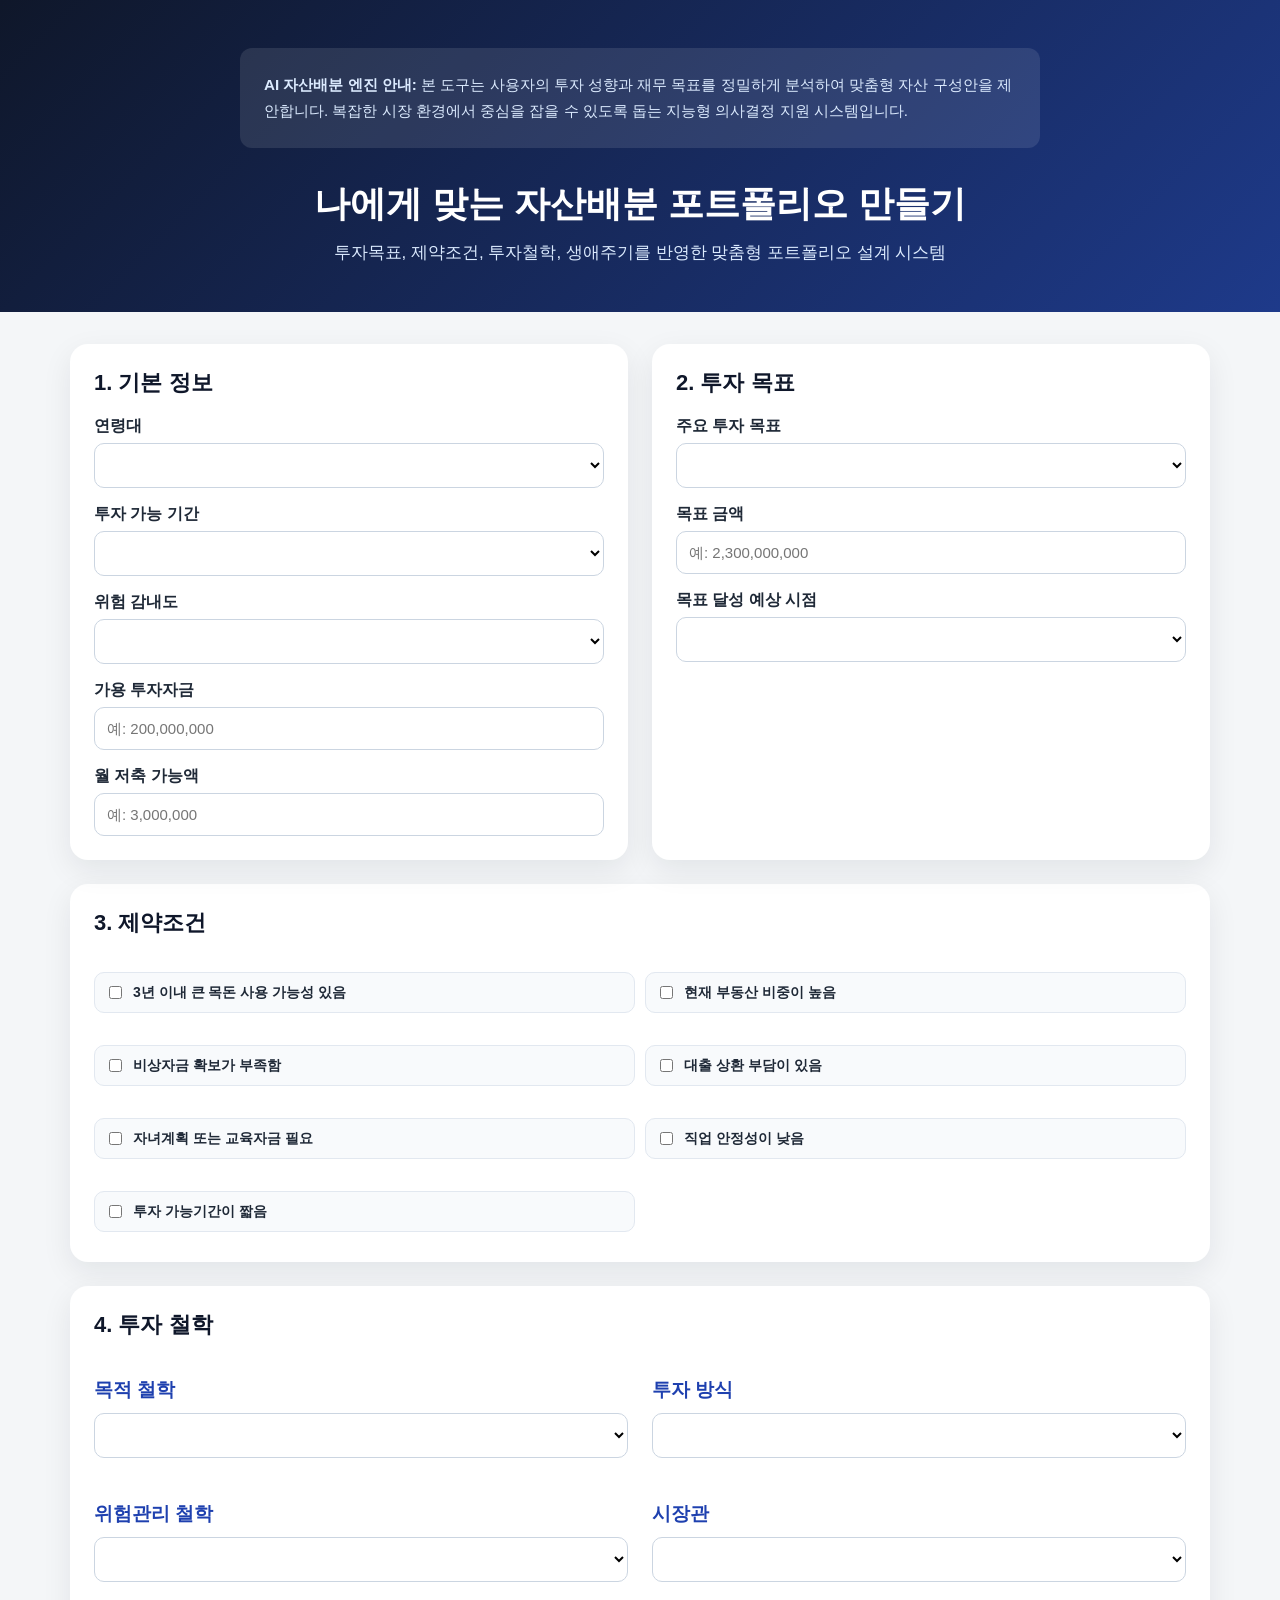
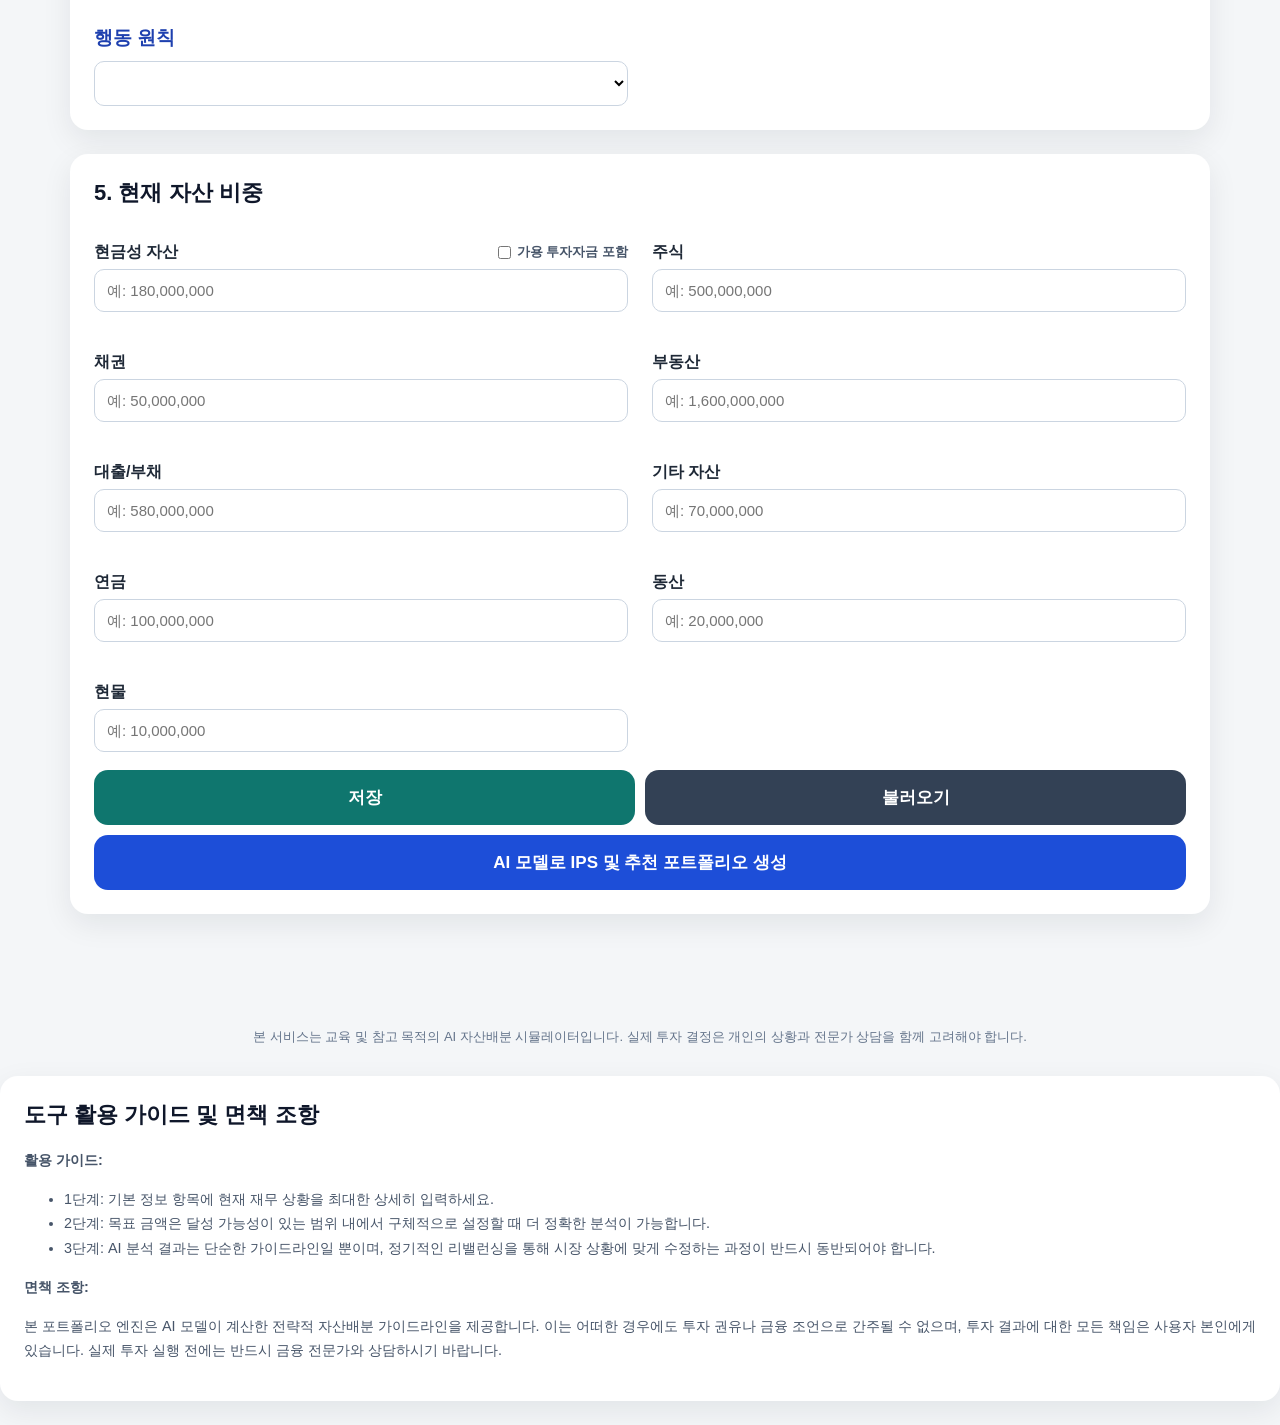
<file: portfolio-recom-ai/index.html>
<!DOCTYPE html>
<html lang="ko">
<head>
  <meta charset="UTF-8" />
  <meta name="viewport" content="width=device-width, initial-scale=1.0" />
  <title>나에게 맞는 자산배분 포트폴리오 만들기</title>
  <link rel="stylesheet" href="./style.css" />
  <script async src="https://pagead2.googlesyndication.com/pagead/js/adsbygoogle.js?client=ca-pub-1762837128941351"
     crossorigin="anonymous"></script>
<meta name="google-adsense-account" content="ca-pub-1762837128941351">
<!-- Google tag (gtag.js) -->
<script async src="https://www.googletagmanager.com/gtag/js?id=G-Q4JLM8CRCL"></script>
<script>
  window.dataLayer = window.dataLayer || [];
  function gtag(){dataLayer.push(arguments);}
  gtag('js', new Date());

  gtag('config', 'G-Q4JLM8CRCL');
</script>
<script type="text/javascript">
    (function(c,l,a,r,i,t,y){
        c[a]=c[a]||function(){(c[a].q=c[a].q||[]).push(arguments)};
        t=l.createElement(r);t.async=1;t.src="https://www.clarity.ms/tag/"+i;
        y=l.getElementsByTagName(r)[0];y.parentNode.insertBefore(t,y);
    })(window, document, "clarity", "script", "ww0ek1p9an");
</script>
</head>

  <header>
    <div style="max-width: 800px; margin: 0 auto 2rem; text-align: left; background: rgba(255,255,255,0.1); padding: 1.5rem; border-radius: 12px; font-size: 0.95rem; line-height: 1.7; color: #dbeafe;">
      <strong>AI 자산배분 엔진 안내:</strong> 본 도구는 사용자의 투자 성향과 재무 목표를 정밀하게 분석하여 맞춤형 자산 구성안을 제안합니다. 복잡한 시장 환경에서 중심을 잡을 수 있도록 돕는 지능형 의사결정 지원 시스템입니다.
    </div>
    <h1>나에게 맞는 자산배분 포트폴리오 만들기</h1>
    <p>투자목표, 제약조건, 투자철학, 생애주기를 반영한 맞춤형 포트폴리오 설계 시스템</p>
  </header>

  <main class="container">
    <div class="grid">
      <section class="card">
        <h2>1. 기본 정보</h2>

        <label>연령대</label>
        <select id="ageGroup">
          <option value="" selected></option>
          <option value="20">20대</option>
          <option value="30">30대</option>
          <option value="40">40대</option>
          <option value="50">50대</option>
          <option value="60">60대 이상</option>
        </select>

        <label>투자 가능 기간</label>
        <select id="horizon">
          <option value="" selected></option>
          <option value="short">3년 미만</option>
          <option value="medium">3년 이상 10년 미만</option>
          <option value="long">10년 이상</option>
        </select>

        <label>위험 감내도</label>
        <select id="risk">
          <option value="" selected></option>
          <option value="low">낮음 - 원금 안정성 우선</option>
          <option value="medium">보통 - 일정 변동성 감내</option>
          <option value="high">높음 - 장기 수익률 우선</option>
        </select>

        <label>가용 투자자금</label>
        <input id="investAmount" type="text" value="" class="money-input" placeholder="예: 200,000,000" />

        <label>월 저축 가능액</label>
        <input id="monthlySaving" type="text" value="" class="money-input" placeholder="예: 3,000,000" />
      </section>

      <section class="card">
        <h2>2. 투자 목표</h2>

        <label>주요 투자 목표</label>
        <select id="goal">
          <option value="" selected></option>
          <option value="house">주택 매수 / 상급지 이동</option>
          <option value="growth">장기 자산 증식</option>
          <option value="retirement">은퇴 준비</option>
          <option value="cashflow">현금흐름 확보</option>
          <option value="education">자녀 교육자금</option>
          <option value="preservation">자산 보존</option>
        </select>

        <label>목표 금액</label>
        <input id="targetAmount" type="text" value="" class="money-input" placeholder="예: 2,300,000,000" />

        <label>목표 달성 예상 시점</label>
        <select id="targetPeriod">
          <option value="" selected></option>
          <option value="1">1년 이내</option>
          <option value="3">3년 이내</option>
          <option value="5">5년 이내</option>
          <option value="10">10년 이상</option>
        </select>

      </section>
    </div>

    <section class="card">
      <h2>3. 제약조건</h2>

      <div class="checkbox-group">
        <label class="checkbox-item">
          <input type="checkbox" id="nearHousePurchase" />
          3년 이내 큰 목돈 사용 가능성 있음
        </label>

        <label class="checkbox-item">
          <input type="checkbox" id="highRealEstate" />
          현재 부동산 비중이 높음
        </label>

        <label class="checkbox-item">
          <input type="checkbox" id="needEmergency" />
          비상자금 확보가 부족함
        </label>

        <label class="checkbox-item">
          <input type="checkbox" id="loanBurden" />
          대출 상환 부담이 있음
        </label>

        <label class="checkbox-item">
          <input type="checkbox" id="childPlan" />
          자녀계획 또는 교육자금 필요
        </label>

        <label class="checkbox-item">
          <input type="checkbox" id="jobUnstable" />
          직업 안정성이 낮음
        </label>

        <label class="checkbox-item">
          <input type="checkbox" id="shortInvestmentPeriod" />
          투자 가능기간이 짧음
        </label>
      </div>
    </section>

    <section class="card">
      <h2>4. 투자 철학</h2>

      <div class="grid">
        <div>
          <h3>목적 철학</h3>
          <select id="purposePhilosophy">
            <option value="" selected></option>
            <option value="growth">돈을 불리고 싶어요</option>
            <option value="cashflow">매달 들어오는 수입이 중요해요</option>
            <option value="preservation">원금을 지키는 게 우선이에요</option>
            <option value="goal">정해둔 목표금액을 모으고 싶어요</option>
            <option value="inflation">물가가 올라도 돈의 가치를 지키고 싶어요</option>
          </select>
        </div>

        <div>
          <h3>투자 방식</h3>
          <select id="strategyPhilosophy">
            <option value="" selected></option>
            <option value="passive">시장 전체에 나눠서 투자할래요</option>
            <option value="active">좋아 보이는 종목을 직접 고를래요</option>
            <option value="value">싸게 평가된 회사를 살래요</option>
            <option value="growth">앞으로 크게 성장할 회사에 투자할래요</option>
            <option value="quant">정해진 기준과 숫자로 투자할래요</option>
            <option value="allocation">주식·채권·현금을 나눠서 투자할래요</option>
            <option value="macro">금리·환율·경기 흐름을 보고 조절할래요</option>
          </select>
        </div>

        <div>
          <h3>위험관리 철학</h3>
          <select id="riskPhilosophy">
            <option value="" selected></option>
            <option value="volatility">오르내림이 커도 버틸 수 있어요</option>
            <option value="loss">손실 가능성을 최대한 줄이고 싶어요</option>
            <option value="cash">언제든 쓸 현금을 충분히 두고 싶어요</option>
            <option value="diversification">한곳에 몰지 않고 넓게 나눌래요</option>
            <option value="leverage">대출이나 빚도 일부 활용할 수 있어요</option>
            <option value="noDebt">빚 없이 안정적으로 투자할래요</option>
          </select>
        </div>

        <div>
          <h3>시장관</h3>
          <select id="marketBelief">
            <option value="" selected></option>
            <option value="efficient">시장을 이기기보다 따라갈래요</option>
            <option value="cycle">경기 흐름에 맞춰 바꿀래요</option>
            <option value="timing">싸게 사고 비쌀 때 팔고 싶어요</option>
            <option value="longTerm">장기적으로 시장은 오른다고 봐요</option>
            <option value="crisis">하락장도 기회로 활용하고 싶어요</option>
          </select>
        </div>

        <div>
          <h3>행동 원칙</h3>
          <select id="behaviorRule">
            <option value="" selected></option>
            <option value="saving">매달 꾸준히 투자할래요</option>
            <option value="rebalance">정해진 비율로 주기적으로 맞출래요</option>
            <option value="hold">오래 들고 갈래요</option>
            <option value="concentrated">확신 있는 곳에 집중할래요</option>
            <option value="learning">공부하면서 조금씩 늘려갈래요</option>
            <option value="simple">복잡하지 않게 투자할래요</option>
          </select>
        </div>
      </div>
    </section>

    <section class="card">
      <h2>5. 현재 자산 비중</h2>

      <div class="grid">
        <div>
          <div class="money-label-row">
            <label for="cashAsset">현금성 자산</label>
            <label class="inline-checkbox">
              <input type="checkbox" id="cashIncludesInvestable" />
              가용 투자자금 포함
            </label>
          </div>
          <input id="cashAsset" type="text" value="" class="money-input" placeholder="예: 180,000,000" />
        </div>

        <div>
          <label>주식</label>
          <input id="stockAsset" type="text" value="" class="money-input" placeholder="예: 500,000,000" />
        </div>

        <div>
          <label>채권</label>
          <input id="bondAsset" type="text" value="" class="money-input" placeholder="예: 50,000,000" />
        </div>

        <div>
          <label>부동산</label>
          <input id="realEstateAsset" type="text" value="" class="money-input" placeholder="예: 1,600,000,000" />
        </div>

        <div>
          <label>대출/부채</label>
          <input id="debt" type="text" value="" class="money-input" placeholder="예: 580,000,000" />
        </div>

        <div>
          <label>기타 자산</label>
          <input id="otherAsset" type="text" value="" class="money-input" placeholder="예: 70,000,000" />
        </div>

        <div>
          <label>연금</label>
          <input id="pensionAsset" type="text" value="" class="money-input" placeholder="예: 100,000,000" />
        </div>

        <div>
          <label>동산</label>
          <input id="movableAsset" type="text" value="" class="money-input" placeholder="예: 20,000,000" />
        </div>

        <div>
          <label>현물</label>
          <input id="physicalAsset" type="text" value="" class="money-input" placeholder="예: 10,000,000" />
        </div>
      </div>

      <div class="input-storage-actions">
        <button id="saveInputsBtn" class="secondary-action-button" onclick="saveAssetInputs()">저장</button>
        <button id="loadInputsBtn" class="secondary-action-button load-action-button" onclick="loadAssetInputs()">불러오기</button>
      </div>
      <button id="generateBtn" onclick="generateIPS()">AI 모델로 IPS 및 추천 포트폴리오 생성</button>
    </section>

    <section class="card" id="resultSection" style="display:none;">
      <h2>6. 분석 결과</h2>

      <div class="result-box">
        <h3>투자자 프로필</h3>
        <div id="profileBadges"></div>
      </div>

      <div class="result-box">
        <h3>현재 자산 진단</h3>
        <div id="assetDiagnosis"></div>
      </div>

      <div class="result-box">
        <h3>추천 전략적 자산배분</h3>
        <div id="allocationResult"></div>
      </div>

      <div class="result-box">
        <h3>이상적 자산배분</h3>
        <div id="idealAllocationResult"></div>
      </div>

      <div class="result-box">
        <h3>AI 모델 분석 의견</h3>
        <div id="aiModelResult"></div>
      </div>

      <div class="result-box">
        <h3>추천 사유</h3>
        <div id="recommendReason"></div>
      </div>

      <div class="result-box">
        <h3>리밸런싱 기준</h3>
        <table class="summary-table">
          <tr>
            <th>항목</th>
            <th>기준</th>
          </tr>
          <tr>
            <td>정기 리밸런싱</td>
            <td>분기 1회 또는 반기 1회</td>
          </tr>
          <tr>
            <td>허용 밴드</td>
            <td>목표 비중 대비 ±5%p 이탈 시 점검</td>
          </tr>
          <tr>
            <td>현금성 자산</td>
            <td>단기 목표자금과 비상자금은 위험자산 투자 대상에서 제외</td>
          </tr>
          <tr>
            <td>시장 급락 시</td>
            <td>사전에 정한 룰에 따라 분할 매수, 감정적 매도 금지</td>
          </tr>
        </table>
      </div>

      <div class="result-box">
        <h3>IPS 요약 보고서</h3>
        <div id="ipsReport" class="ips-report"></div>
      </div>
    </section>
  </main>

  <footer>
    본 서비스는 교육 및 참고 목적의 AI 자산배분 시뮬레이터입니다. 실제 투자 결정은 개인의 상황과 전문가 상담을 함께 고려해야 합니다.
  </footer>

  <script src="./main.js"></script>
</body>
</html>

<section class="card">
  <h2>도구 활용 가이드 및 면책 조항</h2>
  <div class="content-block" style="font-size: 0.9rem; color: #475569; line-height: 1.7;">
    <p><strong>활용 가이드:</strong></p>
    <ul>
      <li>1단계: 기본 정보 항목에 현재 재무 상황을 최대한 상세히 입력하세요.</li>
      <li>2단계: 목표 금액은 달성 가능성이 있는 범위 내에서 구체적으로 설정할 때 더 정확한 분석이 가능합니다.</li>
      <li>3단계: AI 분석 결과는 단순한 가이드라인일 뿐이며, 정기적인 리밸런싱을 통해 시장 상황에 맞게 수정하는 과정이 반드시 동반되어야 합니다.</li>
    </ul>
    <p><strong>면책 조항:</strong></p>
    <p>본 포트폴리오 엔진은 AI 모델이 계산한 전략적 자산배분 가이드라인을 제공합니다. 이는 어떠한 경우에도 투자 권유나 금융 조언으로 간주될 수 없으며, 투자 결과에 대한 모든 책임은 사용자 본인에게 있습니다. 실제 투자 실행 전에는 반드시 금융 전문가와 상담하시기 바랍니다.</p>
  </div>
</section>
</file>
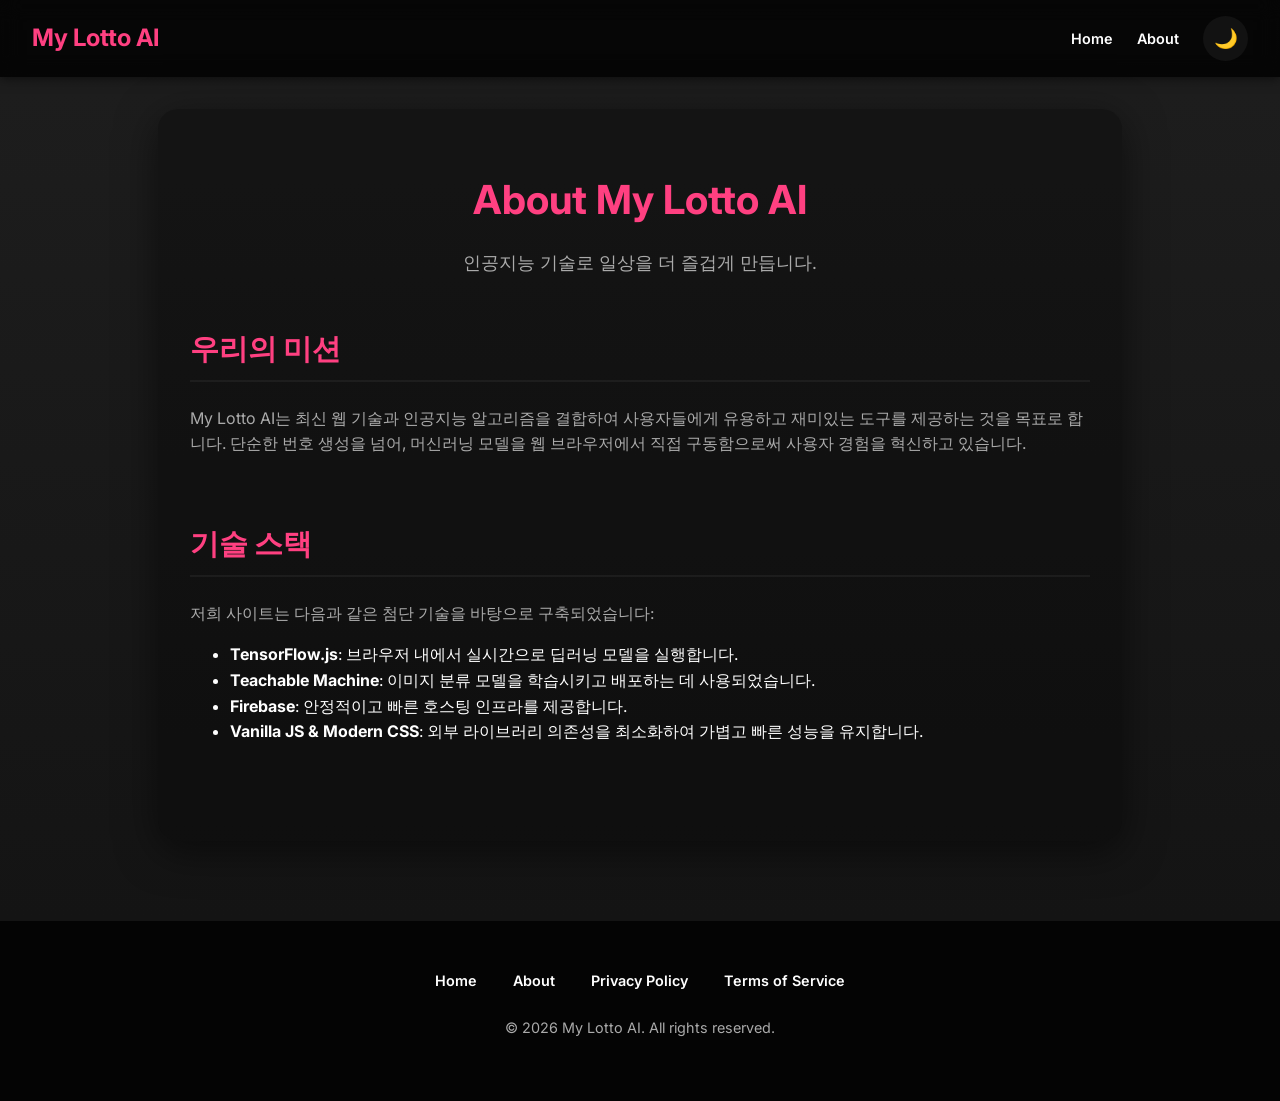
<file: about.html>
<!doctype html>
<html lang="ko">
<head>
  <meta charset="UTF-8" />
  <meta name="viewport" content="width=device-width, initial-scale=1.0" />
  <title>About Us - My Lotto AI</title>
  <link href='/style.css' rel='stylesheet'>
<script async src="https://pagead2.googlesyndication.com/pagead/js/adsbygoogle.js?client=ca-pub-1762837128941351" crossorigin="anonymous"></script>
<meta name="google-adsense-account" content="ca-pub-1762837128941351">
<!-- Google tag (gtag.js) -->
<script async src="https://www.googletagmanager.com/gtag/js?id=G-Q4JLM8CRCL"></script>
<script>
  window.dataLayer = window.dataLayer || [];
  function gtag(){dataLayer.push(arguments);}
  gtag('js', new Date());

  gtag('config', 'G-Q4JLM8CRCL');
</script>
<script type="text/javascript">
    (function(c,l,a,r,i,t,y){
        c[a]=c[a]||function(){(c[a].q=c[a].q||[]).push(arguments)};
        t=l.createElement(r);t.async=1;t.src="https://www.clarity.ms/tag/"+i;
        y=l.getElementsByTagName(r)[0];y.parentNode.insertBefore(t,y);
    })(window, document, "clarity", "script", "ww0ek1p9an");
</script>
</head>
<body>
  <nav class="navbar">
    <a href="/" class="nav-brand">My Lotto AI</a>
    <div class="nav-links">
      <a href="/">Home</a>
      <a href="/about.html">About</a>
      <button id="theme-toggle" aria-label="Toggle dark/light mode">
        <span class="icon">🌙</span>
      </button>
    </div>
  </nav>

  <div class="app-container">
    <header>
      <h1>About My Lotto AI</h1>
      <p class="tagline">인공지능 기술로 일상을 더 즐겁게 만듭니다.</p>
    </header>

    <main>
      <section>
        <h2>우리의 미션</h2>
        <div class="content-block">
          <p>My Lotto AI는 최신 웹 기술과 인공지능 알고리즘을 결합하여 사용자들에게 유용하고 재미있는 도구를 제공하는 것을 목표로 합니다. 단순한 번호 생성을 넘어, 머신러닝 모델을 웹 브라우저에서 직접 구동함으로써 사용자 경험을 혁신하고 있습니다.</p>
        </div>
      </section>

      <section>
        <h2>기술 스택</h2>
        <div class="content-block">
          <p>저희 사이트는 다음과 같은 첨단 기술을 바탕으로 구축되었습니다:</p>
          <ul>
            <li><strong>TensorFlow.js</strong>: 브라우저 내에서 실시간으로 딥러닝 모델을 실행합니다.</li>
            <li><strong>Teachable Machine</strong>: 이미지 분류 모델을 학습시키고 배포하는 데 사용되었습니다.</li>
            <li><strong>Firebase</strong>: 안정적이고 빠른 호스팅 인프라를 제공합니다.</li>
            <li><strong>Vanilla JS & Modern CSS</strong>: 외부 라이브러리 의존성을 최소화하여 가볍고 빠른 성능을 유지합니다.</li>
          </ul>
        </div>
      </section>
    </main>
  </div>

  <footer>
    <div class="footer-links">
      <a href="/">Home</a>
      <a href="/about.html">About</a>
      <a href="/privacy.html">Privacy Policy</a>
      <a href="/terms.html">Terms of Service</a>
    </div>
    <p>&copy; 2026 My Lotto AI. All rights reserved.</p>
  </footer>

  <script defer type="text/javascript" src="/main.js"></script>
</body>
</html>
</file>
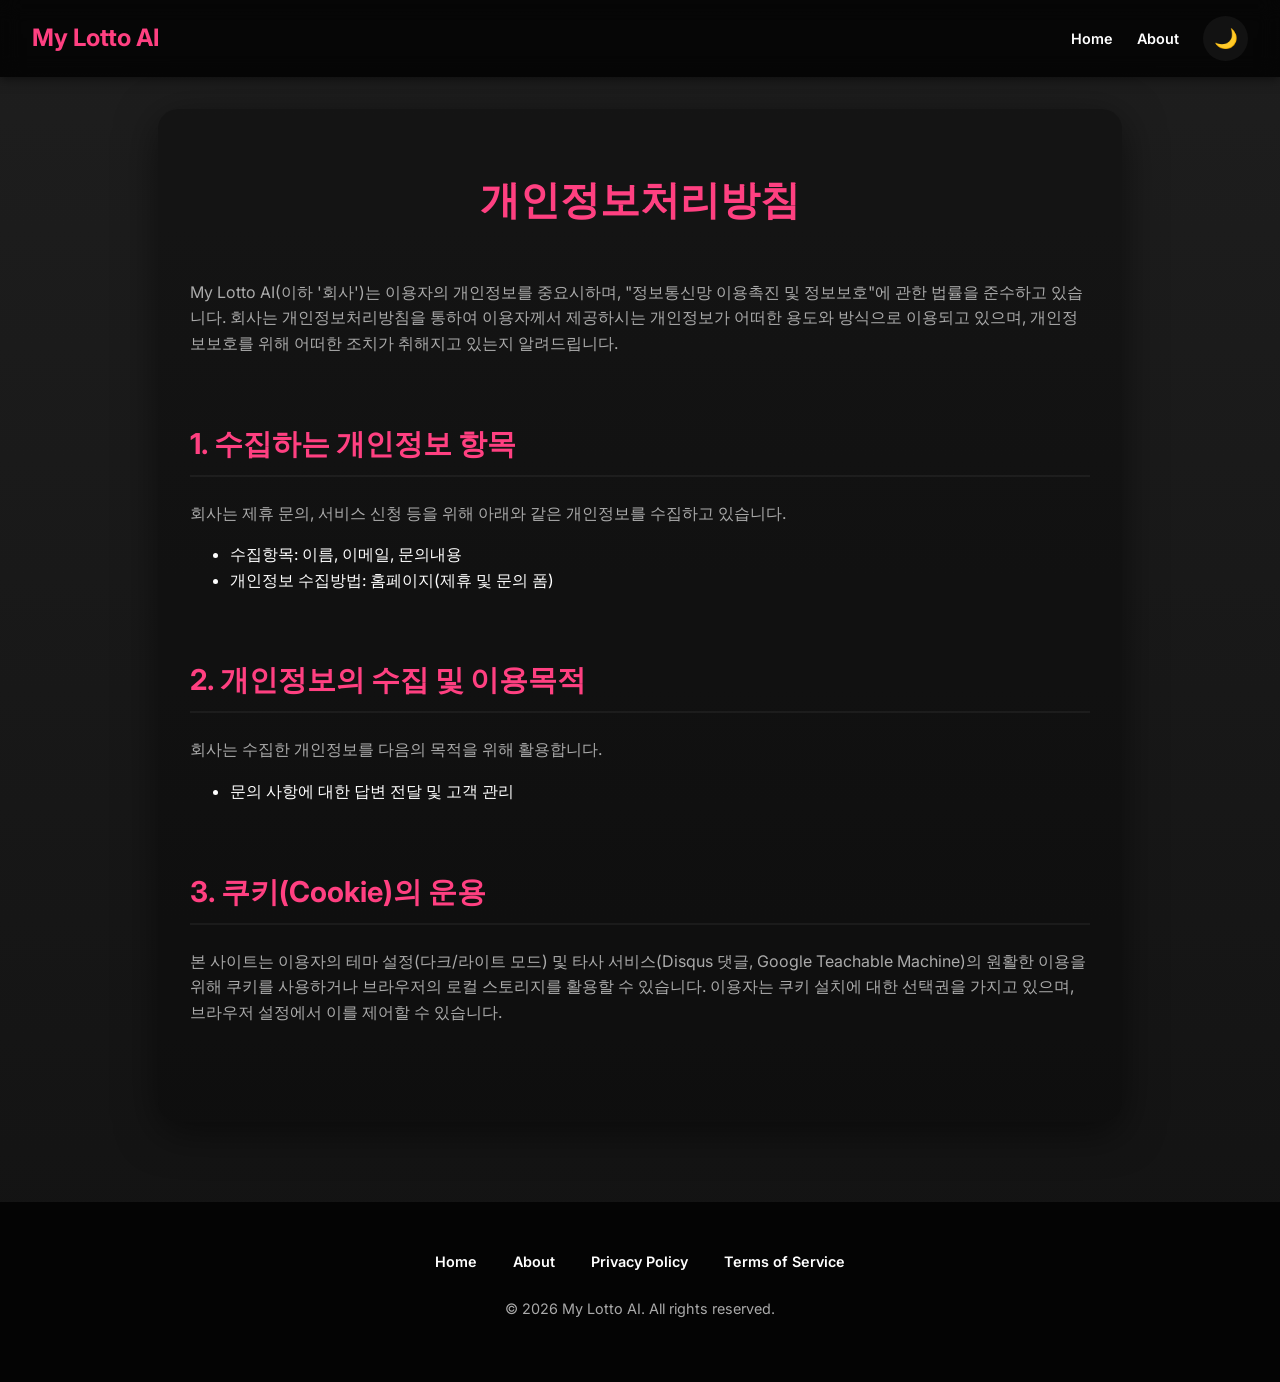
<file: privacy.html>
<!doctype html>
<html lang="ko">
<head>
  <meta charset="UTF-8" />
  <meta name="viewport" content="width=device-width, initial-scale=1.0" />
  <title>Privacy Policy - My Lotto AI</title>
  <link href='/style.css' rel='stylesheet'>
<script async src="https://pagead2.googlesyndication.com/pagead/js/adsbygoogle.js?client=ca-pub-1762837128941351" crossorigin="anonymous"></script>
<meta name="google-adsense-account" content="ca-pub-1762837128941351">
<!-- Google tag (gtag.js) -->
<script async src="https://www.googletagmanager.com/gtag/js?id=G-Q4JLM8CRCL"></script>
<script>
  window.dataLayer = window.dataLayer || [];
  function gtag(){dataLayer.push(arguments);}
  gtag('js', new Date());

  gtag('config', 'G-Q4JLM8CRCL');
</script>
<script type="text/javascript">
    (function(c,l,a,r,i,t,y){
        c[a]=c[a]||function(){(c[a].q=c[a].q||[]).push(arguments)};
        t=l.createElement(r);t.async=1;t.src="https://www.clarity.ms/tag/"+i;
        y=l.getElementsByTagName(r)[0];y.parentNode.insertBefore(t,y);
    })(window, document, "clarity", "script", "ww0ek1p9an");
</script>
</head>
<body>
  <nav class="navbar">
    <a href="/" class="nav-brand">My Lotto AI</a>
    <div class="nav-links">
      <a href="/">Home</a>
      <a href="/about.html">About</a>
      <button id="theme-toggle" aria-label="Toggle dark/light mode">
        <span class="icon">🌙</span>
      </button>
    </div>
  </nav>

  <div class="app-container">
    <header>
      <h1>개인정보처리방침</h1>
    </header>

    <main>
      <section>
        <div class="content-block">
          <p>My Lotto AI(이하 '회사')는 이용자의 개인정보를 중요시하며, "정보통신망 이용촉진 및 정보보호"에 관한 법률을 준수하고 있습니다. 회사는 개인정보처리방침을 통하여 이용자께서 제공하시는 개인정보가 어떠한 용도와 방식으로 이용되고 있으며, 개인정보보호를 위해 어떠한 조치가 취해지고 있는지 알려드립니다.</p>
        </div>
      </section>

      <section>
        <h2>1. 수집하는 개인정보 항목</h2>
        <div class="content-block">
          <p>회사는 제휴 문의, 서비스 신청 등을 위해 아래와 같은 개인정보를 수집하고 있습니다.</p>
          <ul>
            <li>수집항목: 이름, 이메일, 문의내용</li>
            <li>개인정보 수집방법: 홈페이지(제휴 및 문의 폼)</li>
          </ul>
        </div>
      </section>

      <section>
        <h2>2. 개인정보의 수집 및 이용목적</h2>
        <div class="content-block">
          <p>회사는 수집한 개인정보를 다음의 목적을 위해 활용합니다.</p>
          <ul>
            <li>문의 사항에 대한 답변 전달 및 고객 관리</li>
          </ul>
        </div>
      </section>

      <section>
        <h2>3. 쿠키(Cookie)의 운용</h2>
        <div class="content-block">
          <p>본 사이트는 이용자의 테마 설정(다크/라이트 모드) 및 타사 서비스(Disqus 댓글, Google Teachable Machine)의 원활한 이용을 위해 쿠키를 사용하거나 브라우저의 로컬 스토리지를 활용할 수 있습니다. 이용자는 쿠키 설치에 대한 선택권을 가지고 있으며, 브라우저 설정에서 이를 제어할 수 있습니다.</p>
        </div>
      </section>
    </main>
  </div>

  <footer>
    <div class="footer-links">
      <a href="/">Home</a>
      <a href="/about.html">About</a>
      <a href="/privacy.html">Privacy Policy</a>
      <a href="/terms.html">Terms of Service</a>
    </div>
    <p>&copy; 2026 My Lotto AI. All rights reserved.</p>
  </footer>

  <script defer type="text/javascript" src="/main.js"></script>
</body>
</html>
</file>
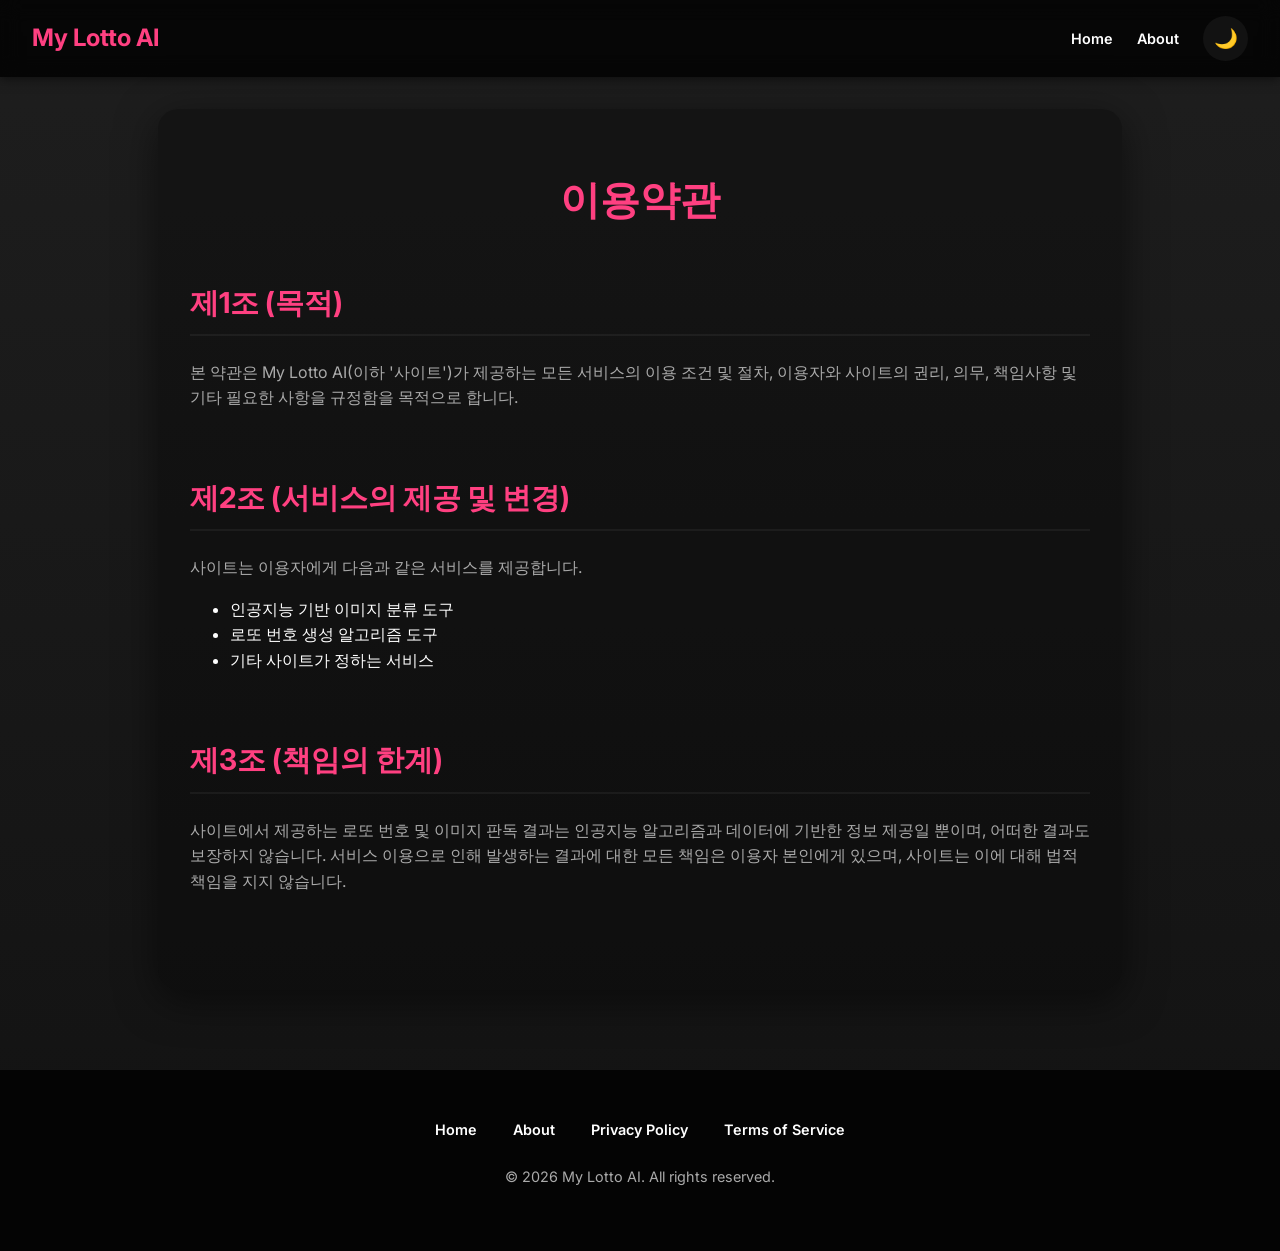
<file: terms.html>
<!doctype html>
<html lang="ko">
<head>
  <meta charset="UTF-8" />
  <meta name="viewport" content="width=device-width, initial-scale=1.0" />
  <title>Terms of Service - My Lotto AI</title>
  <link href='/style.css' rel='stylesheet'>
<script async src="https://pagead2.googlesyndication.com/pagead/js/adsbygoogle.js?client=ca-pub-1762837128941351" crossorigin="anonymous"></script>
<meta name="google-adsense-account" content="ca-pub-1762837128941351">
<!-- Google tag (gtag.js) -->
<script async src="https://www.googletagmanager.com/gtag/js?id=G-Q4JLM8CRCL"></script>
<script>
  window.dataLayer = window.dataLayer || [];
  function gtag(){dataLayer.push(arguments);}
  gtag('js', new Date());

  gtag('config', 'G-Q4JLM8CRCL');
</script>
<script type="text/javascript">
    (function(c,l,a,r,i,t,y){
        c[a]=c[a]||function(){(c[a].q=c[a].q||[]).push(arguments)};
        t=l.createElement(r);t.async=1;t.src="https://www.clarity.ms/tag/"+i;
        y=l.getElementsByTagName(r)[0];y.parentNode.insertBefore(t,y);
    })(window, document, "clarity", "script", "ww0ek1p9an");
</script>
</head>
<body>
  <nav class="navbar">
    <a href="/" class="nav-brand">My Lotto AI</a>
    <div class="nav-links">
      <a href="/">Home</a>
      <a href="/about.html">About</a>
      <button id="theme-toggle" aria-label="Toggle dark/light mode">
        <span class="icon">🌙</span>
      </button>
    </div>
  </nav>

  <div class="app-container">
    <header>
      <h1>이용약관</h1>
    </header>

    <main>
      <section>
        <h2>제1조 (목적)</h2>
        <div class="content-block">
          <p>본 약관은 My Lotto AI(이하 '사이트')가 제공하는 모든 서비스의 이용 조건 및 절차, 이용자와 사이트의 권리, 의무, 책임사항 및 기타 필요한 사항을 규정함을 목적으로 합니다.</p>
        </div>
      </section>

      <section>
        <h2>제2조 (서비스의 제공 및 변경)</h2>
        <div class="content-block">
          <p>사이트는 이용자에게 다음과 같은 서비스를 제공합니다.</p>
          <ul>
            <li>인공지능 기반 이미지 분류 도구</li>
            <li>로또 번호 생성 알고리즘 도구</li>
            <li>기타 사이트가 정하는 서비스</li>
          </ul>
        </div>
      </section>

      <section>
        <h2>제3조 (책임의 한계)</h2>
        <div class="content-block">
          <p>사이트에서 제공하는 로또 번호 및 이미지 판독 결과는 인공지능 알고리즘과 데이터에 기반한 정보 제공일 뿐이며, 어떠한 결과도 보장하지 않습니다. 서비스 이용으로 인해 발생하는 결과에 대한 모든 책임은 이용자 본인에게 있으며, 사이트는 이에 대해 법적 책임을 지지 않습니다.</p>
        </div>
      </section>
    </main>
  </div>

  <footer>
    <div class="footer-links">
      <a href="/">Home</a>
      <a href="/about.html">About</a>
      <a href="/privacy.html">Privacy Policy</a>
      <a href="/terms.html">Terms of Service</a>
    </div>
    <p>&copy; 2026 My Lotto AI. All rights reserved.</p>
  </footer>

  <script defer type="text/javascript" src="/main.js"></script>
</body>
</html>
</file>
<file: portfolio-recom-ai/style.css>
* {
  box-sizing: border-box;
}

body {
  margin: 0;
  font-family: -apple-system, BlinkMacSystemFont, "Segoe UI", "Noto Sans KR", sans-serif;
  background: #f4f6f8;
  color: #1f2937;
}

header {
  background: linear-gradient(135deg, #0f172a, #1e3a8a);
  color: white;
  padding: 48px 24px;
  text-align: center;
}

header h1 {
  margin: 0 0 12px;
  font-size: 36px;
}

header p {
  margin: 0;
  font-size: 17px;
  color: #dbeafe;
}

.container {
  max-width: 1180px;
  margin: 0 auto;
  padding: 32px 20px 60px;
}

.grid {
  display: grid;
  grid-template-columns: 1fr 1fr;
  gap: 24px;
}

.card {
  background: white;
  border-radius: 18px;
  padding: 24px;
  box-shadow: 0 10px 30px rgba(15, 23, 42, 0.08);
  margin-bottom: 24px;
}

.card h2 {
  margin-top: 0;
  font-size: 22px;
  color: #0f172a;
}

.card h3 {
  margin-bottom: 10px;
  color: #1e40af;
}

label {
  display: block;
  font-weight: 600;
  margin: 16px 0 6px;
}

input, select {
  width: 100%;
  padding: 12px;
  border: 1px solid #cbd5e1;
  border-radius: 10px;
  font-size: 15px;
  background: #fff;
}

.checkbox-group {
  display: grid;
  grid-template-columns: 1fr 1fr;
  gap: 10px;
  margin-top: 8px;
}

.checkbox-item {
  display: flex;
  align-items: center;
  gap: 8px;
  padding: 10px;
  border: 1px solid #e2e8f0;
  border-radius: 10px;
  background: #f8fafc;
  font-size: 14px;
}

.checkbox-item input {
  width: auto;
}

button {
  width: 100%;
  border: none;
  border-radius: 14px;
  padding: 16px;
  background: #1d4ed8;
  color: white;
  font-size: 17px;
  font-weight: 700;
  cursor: pointer;
  margin-top: 20px;
}

button:hover {
  background: #1e40af;
}

.input-storage-actions {
  display: grid;
  grid-template-columns: 1fr 1fr;
  gap: 10px;
  margin-top: 18px;
}

.input-storage-actions .secondary-action-button {
  margin-top: 0;
}

.secondary-action-button {
  margin-top: 18px;
  background: #0f766e;
}

.secondary-action-button:hover {
  background: #115e59;
}

.load-action-button {
  background: #334155;
}

.load-action-button:hover {
  background: #1e293b;
}

.secondary-action-button:disabled {
  background: #94a3b8;
  cursor: default;
}

#generateBtn {
  margin-top: 10px;
}

.portfolio-save-toast {
  position: fixed;
  left: 50%;
  bottom: 28px;
  z-index: 1000;
  transform: translate(-50%, 16px);
  opacity: 0;
  pointer-events: none;
  padding: 12px 16px;
  border-radius: 10px;
  background: #0f172a;
  color: #ffffff;
  font-size: 14px;
  font-weight: 700;
  box-shadow: 0 12px 28px rgba(15, 23, 42, 0.24);
  transition: opacity 0.18s ease, transform 0.18s ease;
}

.portfolio-save-toast.show {
  opacity: 1;
  transform: translate(-50%, 0);
}

.result-box {
  background: #f8fafc;
  border: 1px solid #e2e8f0;
  border-radius: 14px;
  padding: 18px;
  margin-top: 14px;
}

.profile-badge {
  display: inline-block;
  padding: 8px 12px;
  border-radius: 999px;
  background: #dbeafe;
  color: #1e40af;
  font-weight: 700;
  margin: 4px 4px 4px 0;
}

.allocation-row {
  margin: 14px 0;
  position: relative;
}

.linked-cash-row {
  border: 2px solid #38bdf8;
  background: linear-gradient(90deg, #ecfeff, #fff7ed);
  border-radius: 14px;
  padding: 12px;
  margin: 8px -8px 18px;
  box-shadow: 0 8px 18px rgba(56, 189, 248, 0.18);
}

.linked-cash-row .allocation-label {
  color: #075985;
}


.allocation-grid {
  display: grid;
  grid-template-columns: 1fr 1fr;
  gap: 24px;
  margin-top: 12px;
  position: relative;
  overflow: visible;
}



.allocation-panel {
  background: #ffffff;
  border: 1px solid #e2e8f0;
  border-radius: 16px;
  padding: 18px;
  position: relative;
}

.total-allocation-panel {
  z-index: 3;
}

.cash-allocation-panel {
  z-index: 1;
  border-color: #bfdbfe;
  box-shadow: 0 8px 22px rgba(37, 99, 235, 0.08);
}


.allocation-panel h4 {
  margin: 0 0 6px;
  font-size: 18px;
  color: #0f172a;
}

.allocation-note {
  margin: 0 0 16px;
  color: #64748b;
  font-size: 13px;
  line-height: 1.5;
}

.allocation-amount {
  color: #475569;
  font-size: 13px;
  font-weight: 500;
}

.allocation-label {
  display: flex;
  justify-content: space-between;
  font-weight: 600;
  margin-bottom: 6px;
}

.bar {
  width: 100%;
  height: 16px;
  background: #e5e7eb;
  border-radius: 999px;
  overflow: hidden;
}

.bar-fill {
  height: 100%;
  border-radius: 999px;
}

.cash { background: #38bdf8; }
.bond { background: #60a5fa; }
.deposit { background: #93c5fd; }
.domestic { background: #fb923c; }
.global { background: #22c55e; }
.alt { background: #a855f7; }
.realestate { background: #facc15; }


.allocation-title {
  display: inline-flex;
  align-items: center;
  gap: 8px;
  min-width: 0;
}

.stock-recommendation-button {
  width: auto;
  min-width: 74px;
  margin: 0;
  padding: 6px 10px;
  border-radius: 8px;
  background: #0f766e;
  color: #ffffff;
  font-size: 12px;
  line-height: 1.2;
  font-weight: 700;
  white-space: nowrap;
}

.stock-recommendation-button:hover {
  background: #115e59;
}

.stock-recommendation-panel {
  margin-top: 12px;
  padding: 14px;
  border: 1px solid #cbd5e1;
  border-radius: 12px;
  background: #f8fafc;
}

.stock-recommendation-grid {
  display: grid;
  grid-template-columns: 1fr 1fr;
  gap: 12px;
}

.stock-recommendation-group {
  min-width: 0;
}

.stock-recommendation-group h5 {
  margin: 0 0 8px;
  color: #0f172a;
  font-size: 14px;
}

.stock-recommendation-group ol {
  margin: 0;
  padding-left: 20px;
}

.stock-recommendation-group li {
  margin-bottom: 8px;
  color: #334155;
  font-size: 13px;
  line-height: 1.45;
}

.stock-recommendation-group li strong {
  display: block;
  color: #0f172a;
  font-size: 13px;
}

.stock-recommendation-group li span {
  display: block;
  margin-top: 2px;
}

.stock-recommendation-disclaimer {
  margin: 10px 0 0;
  padding-top: 10px;
  border-top: 1px solid #e2e8f0;
  color: #64748b;
  font-size: 12px;
  line-height: 1.5;
}

.summary-table {
  width: 100%;
  border-collapse: collapse;
  margin-top: 16px;
  font-size: 14px;
}

.summary-table th,
.summary-table td {
  border: 1px solid #e2e8f0;
  padding: 10px;
  text-align: left;
}

.summary-table th {
  background: #eff6ff;
}

.warning {
  background: #fff7ed;
  border: 1px solid #fdba74;
  color: #9a3412;
  padding: 14px;
  border-radius: 12px;
  margin-top: 14px;
  font-size: 14px;
}

.ips-report {
  white-space: pre-line;
  line-height: 1.75;
  background: #0f172a;
  color: #e5e7eb;
  padding: 24px;
  border-radius: 16px;
  font-size: 15px;
}



.ai-status {
  display: flex;
  align-items: center;
  gap: 10px;
  padding: 14px;
  border-radius: 12px;
  background: #eef2ff;
  color: #3730a3;
  font-weight: 700;
  margin-bottom: 14px;
}

.ai-chip-row {
  display: flex;
  flex-wrap: wrap;
  gap: 8px;
  margin: 10px 0 14px;
}

.ai-chip {
  display: inline-flex;
  align-items: center;
  padding: 7px 10px;
  border-radius: 999px;
  background: #ecfeff;
  border: 1px solid #bae6fd;
  color: #075985;
  font-size: 13px;
  font-weight: 700;
}

.ai-insight-grid {
  display: grid;
  grid-template-columns: 1fr 1fr;
  gap: 14px;
  margin-top: 12px;
}

.ai-insight {
  background: #ffffff;
  border: 1px solid #e2e8f0;
  border-radius: 14px;
  padding: 14px;
  line-height: 1.6;
}

.ai-insight strong {
  color: #1e40af;
  display: block;
  margin-bottom: 6px;
}

.ai-action-list {
  margin: 8px 0 0 18px;
  padding: 0;
  line-height: 1.7;
}

.ai-disclaimer {
  margin-top: 12px;
  padding: 12px;
  border-radius: 12px;
  background: #fffbeb;
  border: 1px solid #fde68a;
  color: #92400e;
  font-size: 13px;
  line-height: 1.6;
}

footer {
  text-align: center;
  color: #64748b;
  padding: 30px;
  font-size: 13px;
}

@media (max-width: 850px) {
  .grid {
    grid-template-columns: 1fr;
  }

  header h1 {
    font-size: 28px;
  }

  .checkbox-group {
    grid-template-columns: 1fr;
  }

  .ai-insight-grid {
    grid-template-columns: 1fr;
  }

  .allocation-grid {
    grid-template-columns: 1fr;
    gap: 20px;
  }

  .allocation-label {
    align-items: flex-start;
    gap: 8px;
  }

  .stock-recommendation-grid {
    grid-template-columns: 1fr;
  }

  .allocation-grid::before,
  .allocation-grid::after,
  .linked-cash-row::before,
  .cash-allocation-panel::before {
    display: none;
  }
}

.money-label-row {
  display: flex;
  align-items: center;
  justify-content: space-between;
  gap: 12px;
  margin: 16px 0 6px;
}

.money-label-row label {
  margin: 0;
}

.inline-checkbox {
  display: inline-flex;
  align-items: center;
  gap: 6px;
  font-size: 13px;
  font-weight: 600;
  color: #475569;
  white-space: nowrap;
  margin: 0;
}

.inline-checkbox input {
  width: auto;
  margin: 0;
}

.linked-cash-row {
  border: none;
  background: transparent;
  border-radius: 0;
  padding: 0;
  margin: 14px 0;
  box-shadow: none;
}

.linked-cash-row .allocation-label {
  color: inherit;
}

.linked-cash-row::before,
.allocation-grid::before,
.allocation-grid::after,

.allocation-grid {
  gap: 24px;
}
</file>
<file: style.css>
@import url('https://fonts.googleapis.com/css2?family=Inter:wght@400;600;700&display=swap');

:root {
  --background-color-start: #1e1e1e;
  --background-color-end: #121212;
  --text-color: #ffffff;
  --text-muted: #aaaaaa;
  --accent-color: #ff4081;
  --container-bg: rgba(0, 0, 0, 0.3);
  --ball-text-color: #ffffff;
  --shadow-color: rgba(0, 0, 0, 0.5);
  --glow-color: rgba(255, 64, 129, 0.7);
  --toggle-bg: rgba(255, 255, 255, 0.05);
  --nav-bg: rgba(0, 0, 0, 0.8);
}

[data-theme="light"] {
  --background-color-start: #f8f9fa;
  --background-color-end: #e9ecef;
  --text-color: #212529;
  --text-muted: #6c757d;
  --accent-color: #6200ee;
  --container-bg: rgba(255, 255, 255, 0.9);
  --shadow-color: rgba(0, 0, 0, 0.1);
  --glow-color: rgba(98, 0, 238, 0.2);
  --toggle-bg: rgba(0, 0, 0, 0.05);
  --nav-bg: rgba(255, 255, 255, 0.9);
}

body {
  margin: 0;
  padding: 0;
  font-family: 'Inter', sans-serif;
  background: linear-gradient(to bottom, var(--background-color-start), var(--background-color-end));
  color: var(--text-color);
  min-height: 100vh;
  transition: background 0.3s ease, color 0.3s ease;
  line-height: 1.6;
}

.navbar {
  position: sticky;
  top: 0;
  background: var(--nav-bg);
  backdrop-filter: blur(10px);
  padding: 1rem 2rem;
  display: flex;
  justify-content: space-between;
  align-items: center;
  z-index: 1000;
  box-shadow: 0 2px 10px var(--shadow-color);
}

.nav-brand {
  font-size: 1.5rem;
  font-weight: 700;
  color: var(--accent-color);
  text-decoration: none;
}

.nav-links {
  display: flex;
  gap: 1.5rem;
  align-items: center;
}

.nav-links a {
  text-decoration: none;
  color: var(--text-color);
  font-weight: 600;
  font-size: 0.9rem;
  transition: color 0.2s;
}

.nav-links a:hover {
  color: var(--accent-color);
}

.app-container {
  max-width: 900px;
  margin: 2rem auto;
  padding: 2rem;
  border-radius: 20px;
  background: var(--container-bg);
  box-shadow: 0 10px 40px var(--shadow-color);
}

header {
  text-align: center;
  margin-bottom: 3rem;
}

h1 { font-size: 2.5rem; margin-bottom: 0.5rem; color: var(--accent-color); }
.tagline { color: var(--text-muted); font-size: 1.1rem; }

section { margin-bottom: 4rem; }
h2 { font-size: 1.8rem; color: var(--accent-color); margin-bottom: 1.5rem; border-bottom: 2px solid var(--toggle-bg); padding-bottom: 0.5rem; }

.content-block { text-align: left; margin-bottom: 2rem; }
.content-block p { margin-bottom: 1rem; color: var(--text-muted); }

/* Classifier Styles */
.classifier-controls { display: flex; justify-content: center; gap: 1rem; margin-bottom: 1.5rem; }
#start-webcam-btn, .upload-btn-wrapper .btn, #generate-btn, #form-submit-btn {
  padding: 0.8rem 2rem; font-size: 1rem; font-weight: 700; border-radius: 12px; border: none; cursor: pointer;
  background-color: var(--accent-color); color: #fff; transition: all 0.3s ease;
  box-shadow: 0 4px 15px var(--glow-color);
}
#start-webcam-btn:hover, .btn:hover, #generate-btn:hover, #form-submit-btn:hover { transform: translateY(-2px); box-shadow: 0 6px 20px var(--glow-color); }

.upload-btn-wrapper { position: relative; overflow: hidden; display: inline-block; }
.upload-btn-wrapper input[type=file] { position: absolute; left: 0; top: 0; opacity: 0; cursor: pointer; font-size: 100px; }

#media-container { display: flex; justify-content: center; margin-bottom: 1.5rem; min-height: 200px; }
#webcam-container canvas, #image-preview { max-width: 100%; height: auto; border-radius: 15px; border: 3px solid var(--toggle-bg); }

#label-container { display: flex; flex-direction: column; gap: 1rem; max-width: 450px; margin: 0 auto; }
.prediction-item { width: 100%; text-align: left; }
.progress-bar-bg { width: 100%; height: 12px; background: var(--toggle-bg); border-radius: 6px; overflow: hidden; margin-top: 5px; }
.progress-bar-fill { height: 100%; background: var(--accent-color); width: 0%; transition: width 0.4s ease; }

/* Lotto Styles */
.numbers-display { display: flex; flex-direction: column; gap: 1.5rem; margin-bottom: 2rem; min-height: 100px; }
.set-row { display: flex; justify-content: center; gap: 0.8rem; flex-wrap: wrap; }

/* Form Styles */
.form-group { margin-bottom: 1.2rem; }
.form-group input, .form-group textarea {
  width: 100%; padding: 1rem; border-radius: 10px; border: 1px solid var(--toggle-bg);
  background: var(--toggle-bg); color: var(--text-color); font-family: inherit; box-sizing: border-box;
}

/* Footer */
footer {
  margin-top: 5rem; padding: 3rem 2rem; background: var(--nav-bg); color: var(--text-muted); text-align: center;
  font-size: 0.9rem;
}
.footer-links { margin-bottom: 1.5rem; }
.footer-links a { color: var(--text-color); text-decoration: none; margin: 0 1rem; font-weight: 600; }
.footer-links a:hover { color: var(--accent-color); }

/* Theme Toggle */
#theme-toggle {
  background: var(--toggle-bg); border: none; border-radius: 50%; width: 45px; height: 45px;
  cursor: pointer; display: flex; justify-content: center; align-items: center; font-size: 1.2rem;
}

@media (max-width: 600px) {
  h1 { font-size: 1.8rem; }
  .navbar { padding: 1rem; }
  .nav-links { gap: 0.8rem; }
}
</file>
